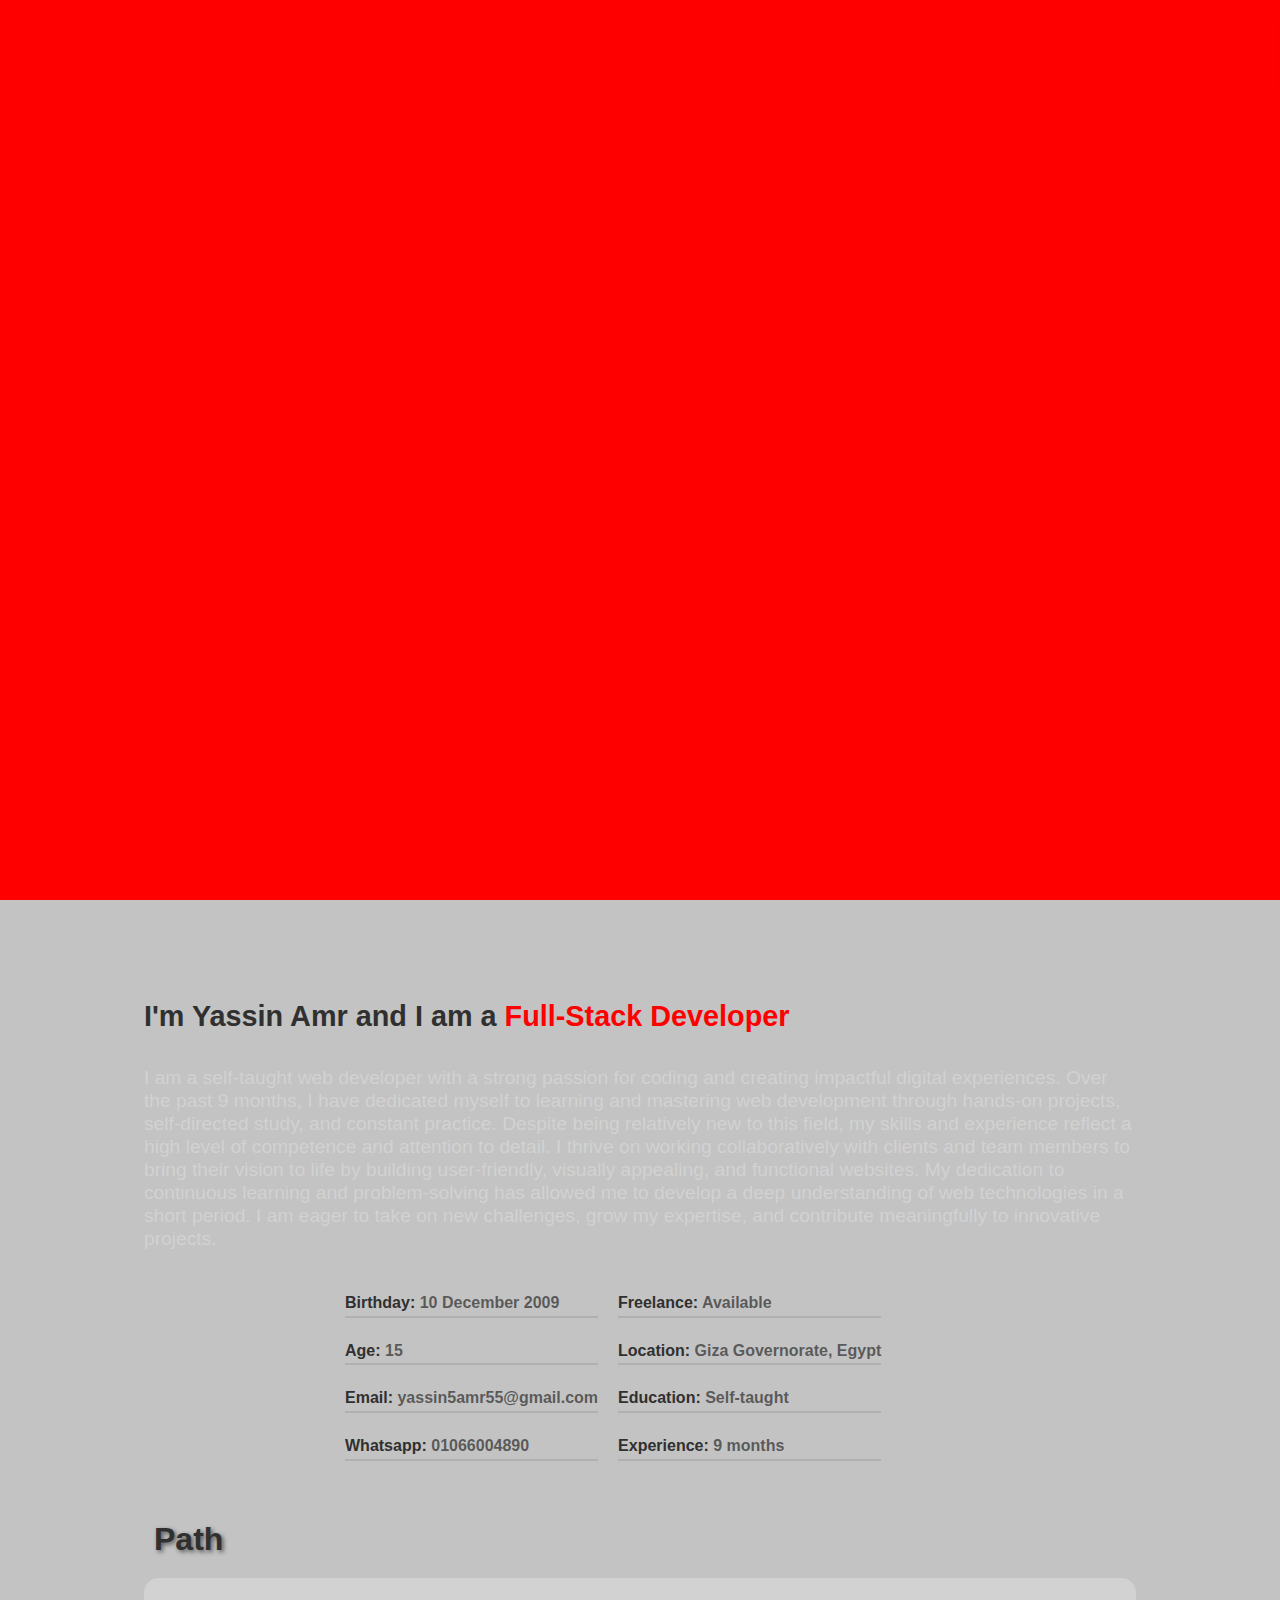
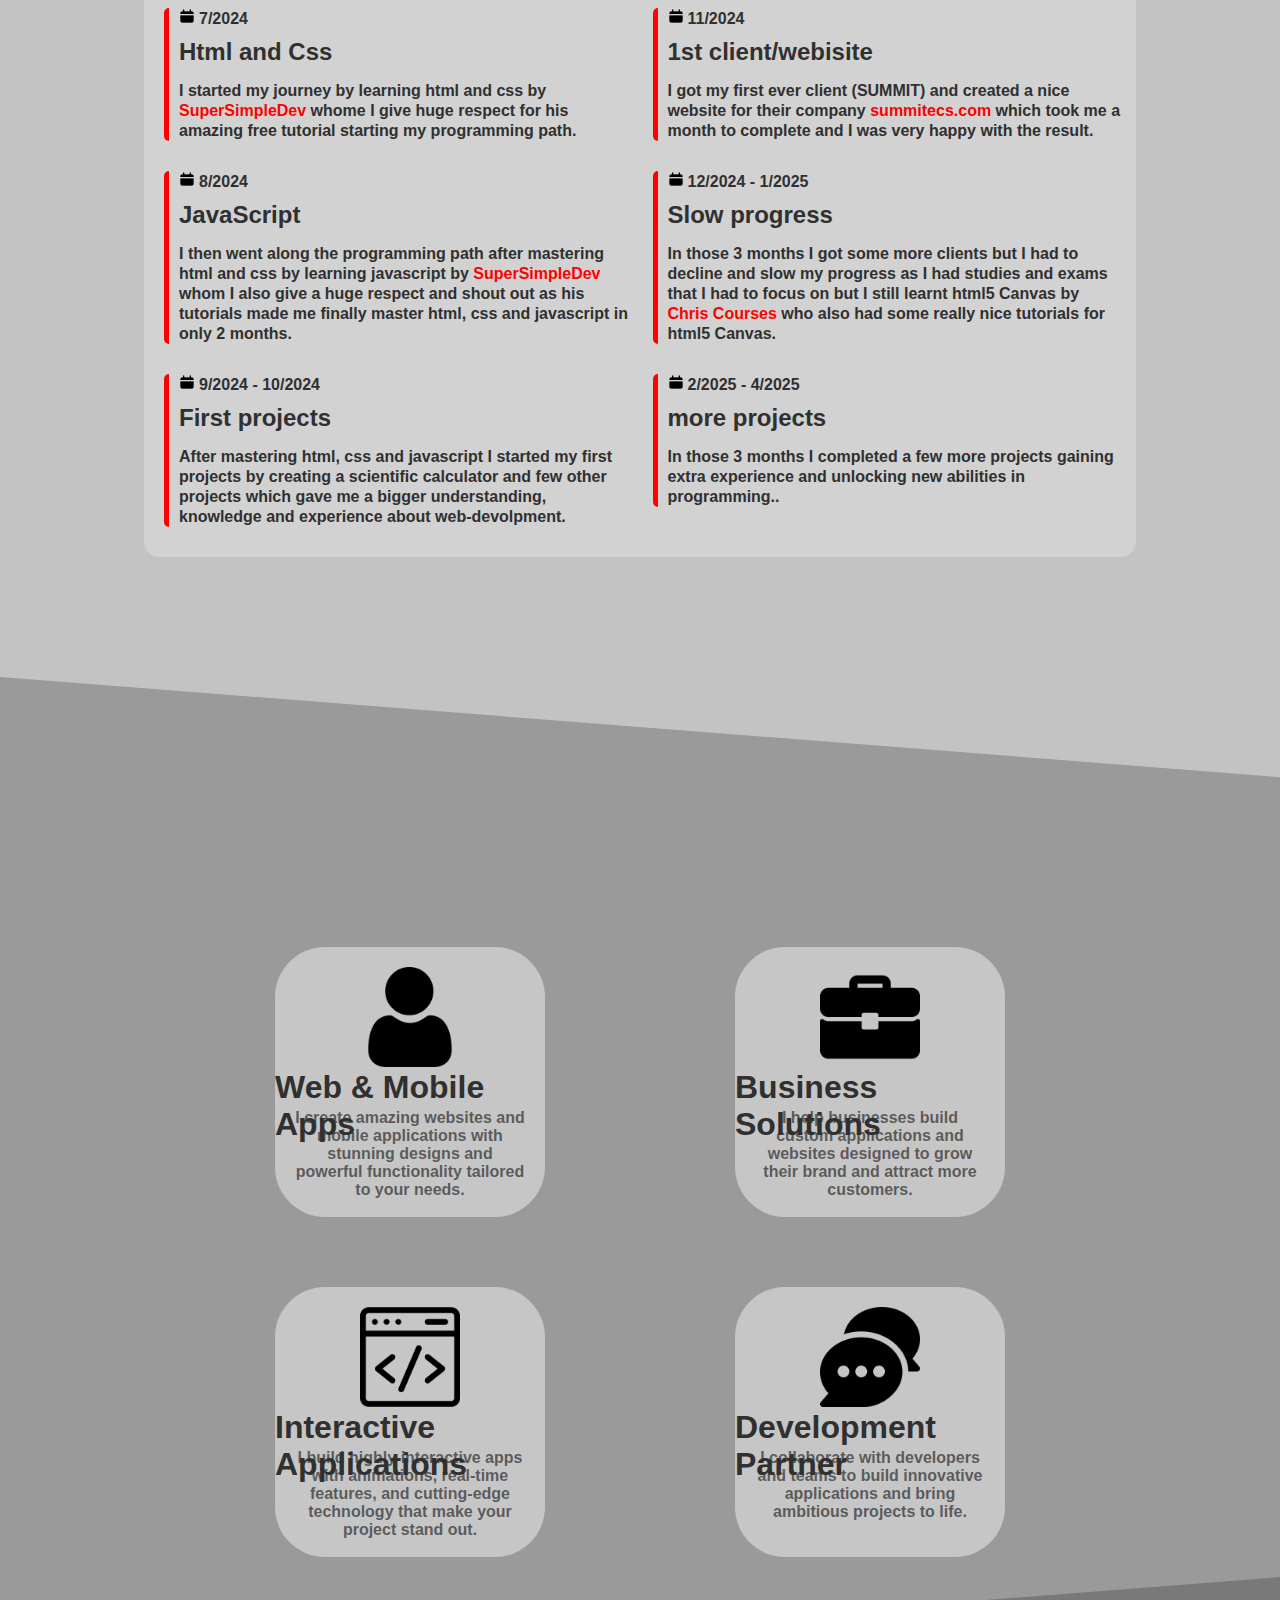
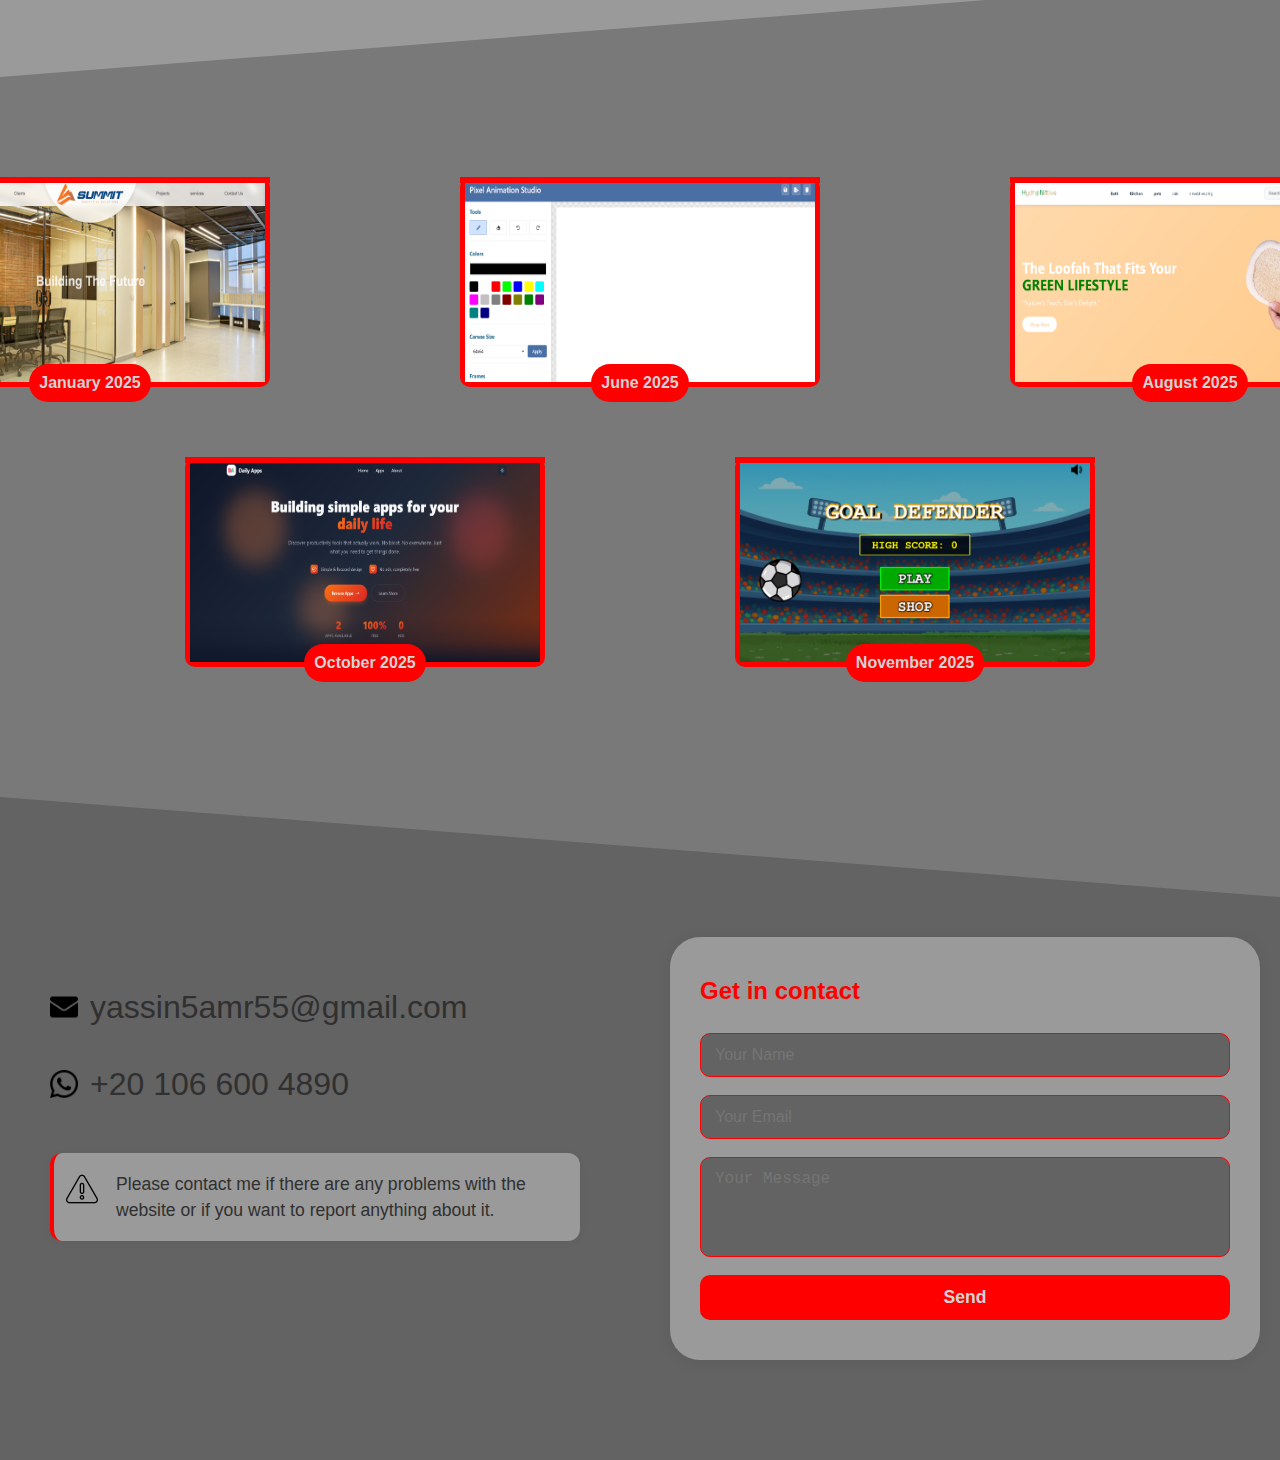
<file: index.html>
<!DOCTYPE html>
<html>
  <head>
    <meta property="og:title" content="Yassin" />
    <meta property="og:description" content="Yassin Amr - Full-stack developer creating amazing websites and applications for all your digital needs." />
    <meta property="og:url" content="https://yassinamr.com" />
    <meta property="og:type" content="website" />
    <meta property="og:image" content="https://yassinamr.com/images/yassin.png" />
    <link rel="preconnect" href="https://fonts.googleapis.com" />
    <link rel="preconnect" href="https://fonts.gstatic.com" crossorigin />
    <link
      href="https://fonts.googleapis.com/css2?family=Roboto:ital,wght@0,100;0,300;0,400;0,500;0,700;0,900;1,100;1,300;1,400;1,500;1,700;1,900&family=Yuji+Mai&display=swap"
      rel="stylesheet"
    />
    <link rel="icon" type="image/png" sizes="32x32" href="images/icon.png" />
    <link rel="icon" type="image/png" sizes="16x16" href="images/icon.png" />
    <link rel="apple-touch-icon" sizes="180x180" href="images/icon.png" />
    <link rel="shortcut icon" href="images/icon.png" />
    <title>Yassin Amr - Full-Stack Developer | Web & Mobile Apps | Egypt</title>
    <link rel="stylesheet" href="styles/index.css" />
    <link rel="stylesheet" href="styles/aboutcontent.css" />
    <link rel="stylesheet" href="styles/homecontent.css" />
    <link rel="stylesheet" href="styles/projectscontent.css" />
    <link rel="stylesheet" href="styles/services.css" />
    <link rel="stylesheet" href="styles/contactcontent.css" />
  </head>
  <body>
    <div class="loading-screen">
      <p>
        Welcome with <span class="highlite-one">Yassin Amr</span>
        <span class="dots">...</span>
      </p>
    </div>

    <div class="behind-screen"></div>
    <!-- Custom Cursor -->
    <div class="cursor"></div>

    <header>
      <div class="signature-container">
        <img src="icons/signature.png" class="signimg" alt="Yassin Amr signature logo" />
        <div class="Lthree">
          <span class="lineone"></span>
          <span class="linetwo"></span>
        </div>

        <div class="Lfour">
          <span class="lineone"></span>
          <span class="linetwo"></span>
        </div>
      </div>

      <button onclick="document.querySelector('.home-content').scrollIntoView({ behavior: 'smooth' });">
        <svg class="icon" xmlns="http://www.w3.org/2000/svg" viewBox="0 0 24 24" fill="none" stroke-width="2" stroke-linecap="round" stroke-linejoin="round">
          <path d="M3 9l9-7 9 7v11a2 2 0 0 1-2 2H5a2 2 0 0 1-2-2z"></path>
          <polyline points="9 22 9 12 15 12 15 22"></polyline>
        </svg> Home</button>
      <button onclick="document.querySelector('.about-content').scrollIntoView({ behavior: 'smooth' });">
        <svg class="icon" xmlns="http://www.w3.org/2000/svg" viewBox="0 0 24 24" fill="none" stroke-width="2" stroke-linecap="round" stroke-linejoin="round">
          <path d="M20 21v-2a4 4 0 0 0-4-4H8a4 4 0 0 0-4 4v2"></path>
          <circle cx="12" cy="7" r="4"></circle>
        </svg> About
      </button>
      <button onclick="document.querySelector('.services-content').scrollIntoView({ behavior: 'smooth' });">
        <svg class="icon" xmlns="http://www.w3.org/2000/svg" viewBox="0 0 24 24" fill="none" stroke-width="2" stroke-linecap="round" stroke-linejoin="round">
          <rect x="2" y="7" width="20" height="14" rx="2" ry="2"></rect>
          <path d="M16 21V5a2 2 0 0 0-2-2h-4a2 2 0 0 0-2 2v16"></path>
        </svg> Services
      </button>
      <button onclick="document.querySelector('.projects-content').scrollIntoView({ behavior: 'smooth' });">
        <svg class="icon" xmlns="http://www.w3.org/2000/svg" viewBox="0 0 24 24" fill="none" stroke-width="2" stroke-linecap="round" stroke-linejoin="round">
          <line x1="8" y1="6" x2="21" y2="6"></line>
          <line x1="8" y1="12" x2="21" y2="12"></line>
          <line x1="8" y1="18" x2="21" y2="18"></line>
          <line x1="3" y1="6" x2="3.01" y2="6"></line>
          <line x1="3" y1="12" x2="3.01" y2="12"></line>
          <line x1="3" y1="18" x2="3.01" y2="18"></line>
        </svg> Projects
      </button>
      <button onclick="document.querySelector('.contact-content').scrollIntoView({ behavior: 'smooth' });">
        <svg class="icon" xmlns="http://www.w3.org/2000/svg" viewBox="0 0 24 24" fill="none" stroke-width="2" stroke-linecap="round" stroke-linejoin="round">
          <path d="M21 15a2 2 0 0 1-2 2H7l-4 4V5a2 2 0 0 1 2-2h14a2 2 0 0 1 2 2z"></path>
        </svg> Contact
      </button>
    </header>

    <button class="upperbutton settings" style="z-index: 100">
      <img
        src="icons/setting.png"
        class="icon"
        style="animation: rotate 2s linear infinite"
      />
    </button>
    <button class="upperbutton lightmode" style="z-index: 100">
      <img src="icons/sun.png" class="icon" />
    </button>
    <div class="settings-panel">
      <p>Theme Color</p>
      <div class="button-container">
        <button
          style="background-color: red"
          onclick="themeColor('red')"
        ></button>
        <button
          style="background-color: orange"
          onclick="themeColor('orange')"
        ></button>
        <button
          style="background-color: lightblue"
          onclick="themeColor('lightblue')"
        ></button>
        <button
          style="background-color: lightgreen"
          onclick="themeColor('lightgreen')"
        ></button>
        <button
          style="background-color: purple"
          onclick="themeColor('purple')"
        ></button>
      </div>
    </div>

    <section class="home-content">
      <div class="text-content">
        <p>Hello, my name is <span class="highlite-one">Yassin Amr</span></p>
        <p>
          I'm a <span class="highlite-two">Full-Stack Developer</span
          ><strong>I</strong>
        </p>
        <p class="disc discone">
          <!-- discone text -->
        </p>
      </div>

      <div class="image-container">
        <img src="images/yassin.png" class="profileimg" alt="Yassin Amr - Full-Stack Developer profile picture" />
        <div class="Lone">
          <span class="lineone"></span>
          <span class="linetwo"></span>
        </div>
        <div class="Ltwo">
          <span class="lineone"></span>
          <span class="linetwo"></span>
        </div>
      </div>
    </section>

    <section class="about-content" id="about-content">
      <div class="about-title">
        <p class="about scrolls" style="transition: all 0.5s">About Me</p>
        <div class="double-underline scrolls" style="transition: all 0.5s">
          <span class="underline"></span>
          <span class="underlinetwo"></span>
        </div>
      </div>
      <div class="about-text-content">
        <p>
          I'm Yassin Amr and I am a
          <span class="highlite-two">Full-Stack Developer</span>
        </p>
        <br />
        <p class="disc disctwo" style="font-size: 1.2rem">
          <!-- disctwo text -->
        </p>
      </div>
      <div class="more-info">
        <div class="info-column">
          <p><strong>Birthday:</strong> 10 December 2009</p>
          <p><strong>Age:</strong> <span id="dynamic-age">15</span></p>
          <p>
            <strong>Email:</strong>
            <a href="mailto:yassin5amr55@gmail.com">yassin5amr55@gmail.com</a>
          </p>
          <p>
            <strong>Whatsapp:</strong> <a href="https://wa.me/201066004890">01066004890</a>
          </p>
        </div>
        <div class="info-column">
          <p><strong>Freelance:</strong> Available</p>
          <p>
            <strong>Location:</strong>
            <a href="https://maps.app.goo.gl/zmjqNV1cFJiTuof18"
              >Giza Governorate, Egypt</a
            >
          </p>
          <p><strong>Education:</strong> Self-taught</p>
          <p class="experienceinfo"> <!-- experienceinfo here --> </p>
        </div>
      </div>

      <div class="path">
        <h1>Path</h1>
        <div class="path-container">

          <div class="path-left">
            
          </div>

          <div class="path-right">
            
          </div>

        </div>
      </div>
    </section>

    <section class="services-content">
      <div class="services-title">
        <p class="services scrolls" style="transition: all 0.5s">services</p>
        <div class="double-underlines scrolls" style="transition: all 0.5s">
          <span class="underlines"></span>
          <span class="underlinetwos"></span>
        </div>
      </div>

      <div class="services-services">
        <div class="upper-services service-column">
          <div class="service-item">
            <img class="icon" src="icons/user.png" alt="Web and mobile apps icon">
            <h1>Web & Mobile Apps</h1>
            <p>I create amazing websites and mobile applications with stunning designs and powerful functionality tailored to your needs.</p>
          </div>
          <div class="service-item">
            <img class="icon" src="icons/briefcase.png" alt="Business solutions icon">
            <h1>Business Solutions</h1>
            <p>I help businesses build custom applications and websites designed to grow their brand and attract more customers.</p>
          </div>
        </div>
        <div class="lower-services service-column">
          <div class="service-item">
            <img class="icon" src="icons/code.png" alt="Interactive applications icon">
            <h1>Interactive Applications</h1>
            <p>I build highly interactive apps with animations, real-time features, and cutting-edge technology that make your project stand out.</p>
          </div>
          <div class="service-item">
            <img class="icon" src="icons/chat.png" alt="Development partner icon">
            <h1>Development Partner</h1>
            <p>I collaborate with developers and teams to build innovative applications and bring ambitious projects to life.</p>
          </div>
        </div>
      </div>
    </section>

    <section class="projects-content">
      <div class="projects-title">
        <p class="projects scrolls" style="transition: all 0.5s">Projects</p>
        <div class="double-underline scrolls" style="transition: all 0.5s">
          <span class="underline"></span>
          <span class="underlinetwo"></span>
        </div>
      </div>
      
      <div class="projects-projects">
        <div class="upper-services projects-column">
          <div class="projects-item">
            <div class="project-window">
              <p class="web-name">Summit Tecs</p>
              <p class="web-disc">A website for a contracting company</p>
              <a href="https://summittecs.com/" target="_blank"><button class="web-button">Open website</button></a>
            </div>
            <img src="projects/summit.png" alt="Summit Tecs contracting company website screenshot">
            <p class="project-date">January 2025</p>
          </div>

          <div class="projects-item">
            <div class="project-window">
              <p class="web-name">Pixel animation studio</p>
              <p class="web-disc">A simple 2d pixel animations studio.</p>
              <button class="web-button studio-button">Open studio</button>
            </div>
            <img src="projects/pixel.png" alt="Pixel animation studio interface screenshot">
            <p class="project-date">June 2025</p>
          </div>

          <div class="projects-item">
            <div class="project-window">
              <p class="web-name">HydroNative</p>
              <p class="web-disc">Online US store for selling Loofahs.</p>
              <a href="https://hydronative.com/" target="_blank"><button class="web-button">Open website</button></a>
            </div>
            <img src="projects/hydronative.png" alt="HydroNative e-commerce store for loofahs screenshot">
            <p class="project-date">August 2025</p>
          </div>
        </div>
        <div class="lower-services projects-column">
            <div class="projects-item">
              <div class="project-window">
                <p class="web-name">Daily apps</p>
                <p class="web-disc">An android app company create life simplifing apps.</p>
                <a href="https://daily-apps-official.netlify.app/" target="_blank"><button class="web-button">Open website</button></a>
              </div>
              <img src="projects/daily apps.png" alt="Todo Master android todo application screenshot">
              <p class="project-date">October 2025</p>
            </div>

            <div class="projects-item">
              <div class="project-window">
                <p class="web-name">Goal Defender</p>
                <p class="web-disc">Fast-paced arcade game with skill-based ball deflection mechanics.</p>
                <a href="https://goal-defender.netlify.app/" target="_blank"><button class="web-button">Play Game</button></a>
              </div>
              <img src="projects/goal-defender.png" alt="Goal Defender arcade game screenshot">
              <p class="project-date">November 2025</p>
            </div>
        </div>
      </div>
    </section>

    <section class="contact-content">
      <div class="contact-title">
        <p class="contact scrolls" style="transition: all 0.5s">Contact</p>
        <div class="double-underline scrolls" style="transition: all 0.5s">
          <span class="underline"></span>
          <span class="underlinetwo"></span>
        </div>
      </div>
      <div class="contact-main">
        <div class="contact-info">
          <div class="info-row">
            <img src="icons/email.png" alt="Email" class="contact-icon icon" />
            <a href="mailto:yassin5amr55@gmail.com">yassin5amr55@gmail.com</a>
          </div>
          <div class="info-row">
            <img src="icons/whatsapp.png" alt="WhatsApp" class="contact-icon icon" />
            <a href="https://wa.me/201066004890" target="_blank">+20 106 600 4890</a>
          </div>
          <div class="info-row info-row-report">
            <div class="report-icon-wrap">
              <img src="icons/caution.png" alt="Report" class="contact-icon report-icon icon" />
            </div>
            <span class="report-text">
              Please contact me if there are any problems with the website or if you want to report anything about it.
            </span>
          </div>
        </div>
        <form class="contact-form" action="https://formspree.io/f/movwakzv" method="POST">
          <h2>Get in contact</h2>
          <input type="text" name="name" placeholder="Your Name" required />
          <input type="email" name="email" placeholder="Your Email" required />
          <textarea name="message" placeholder="Your Message" required></textarea>
          <button type="submit" class="send-btn">Send</button>
        </form>
      </div>
    </section>

    <script src="data/paths.js"></script>
    <script src="scripts/sectionPositioning.js"></script>
    <script src="scripts/loadingScreen.js"></script>
    <script src="scripts/scrollEffects.js"></script>
    <script src="scripts/otherEffects.js"></script>
    <script src="scripts/theme.js"></script>
    <script src="scripts/main.js"></script>
    <script src="scripts/generator.js"></script>
  </body>
</html>
</file>
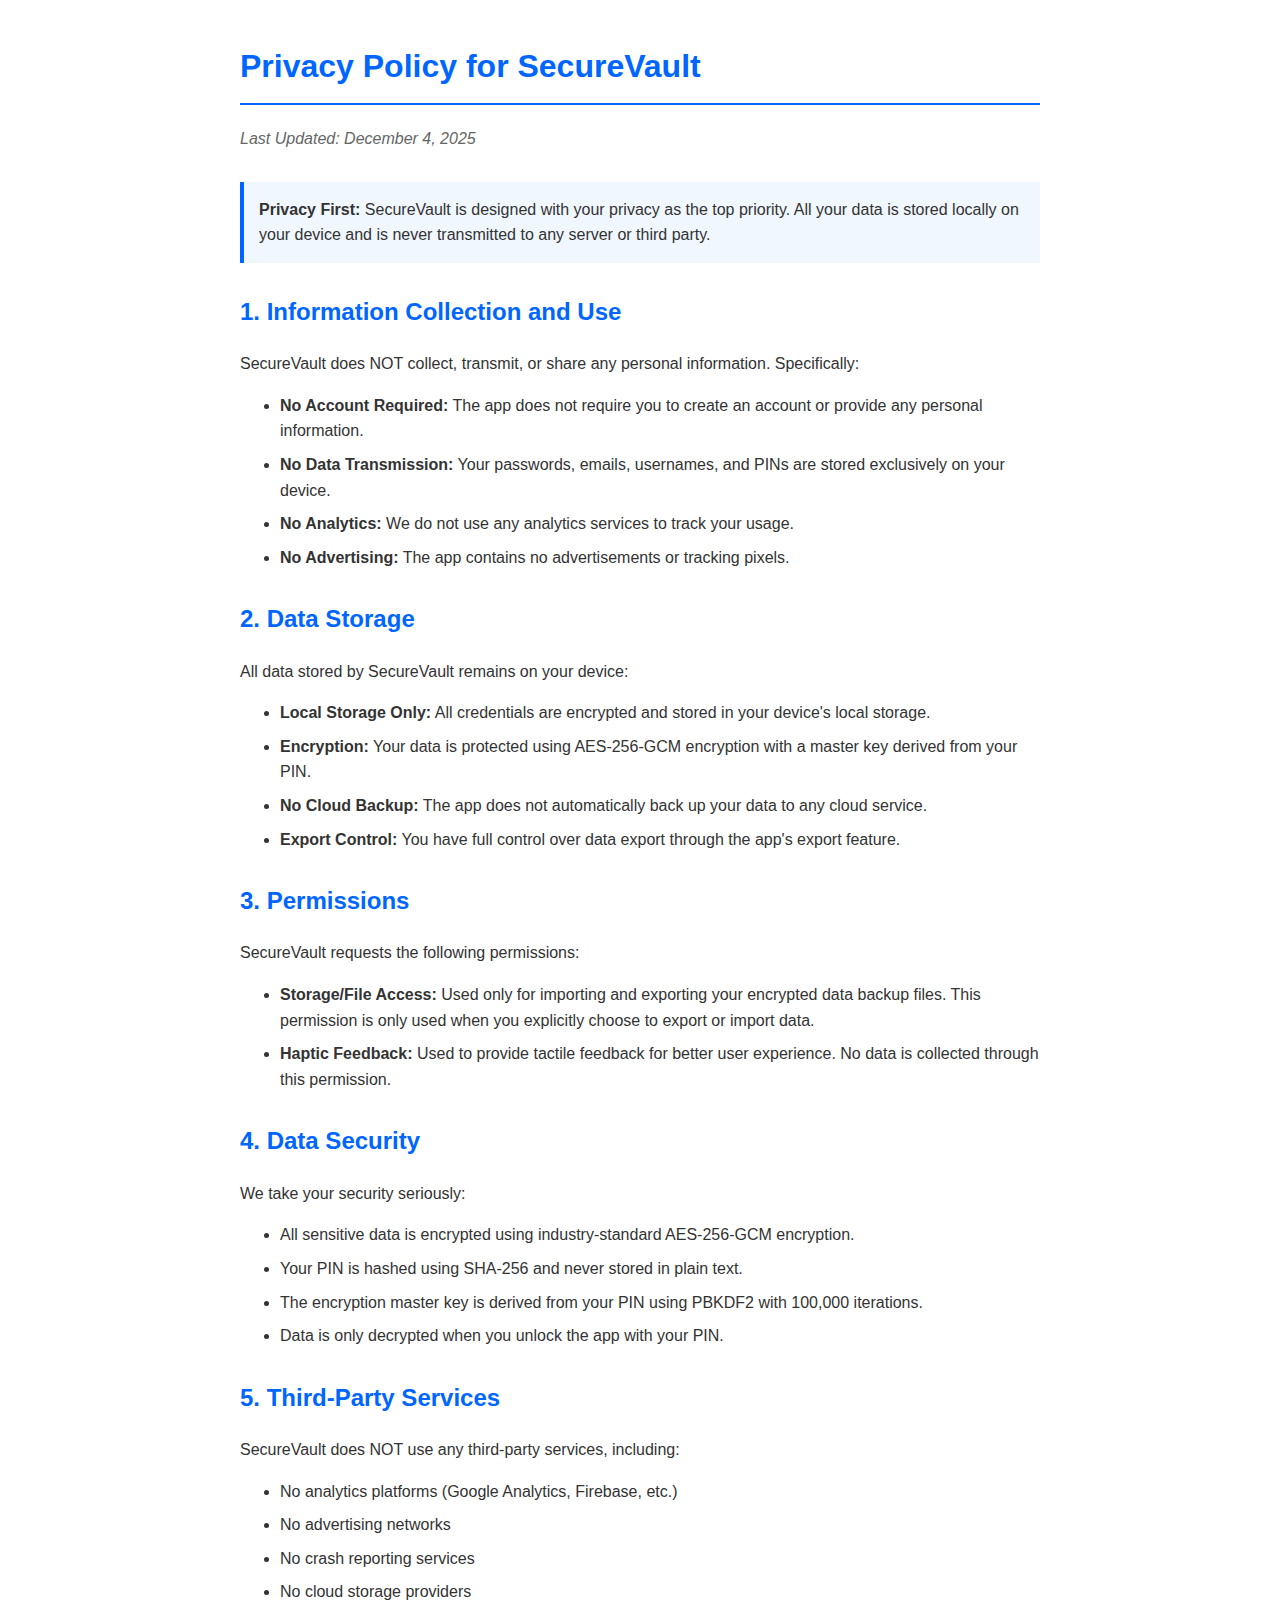
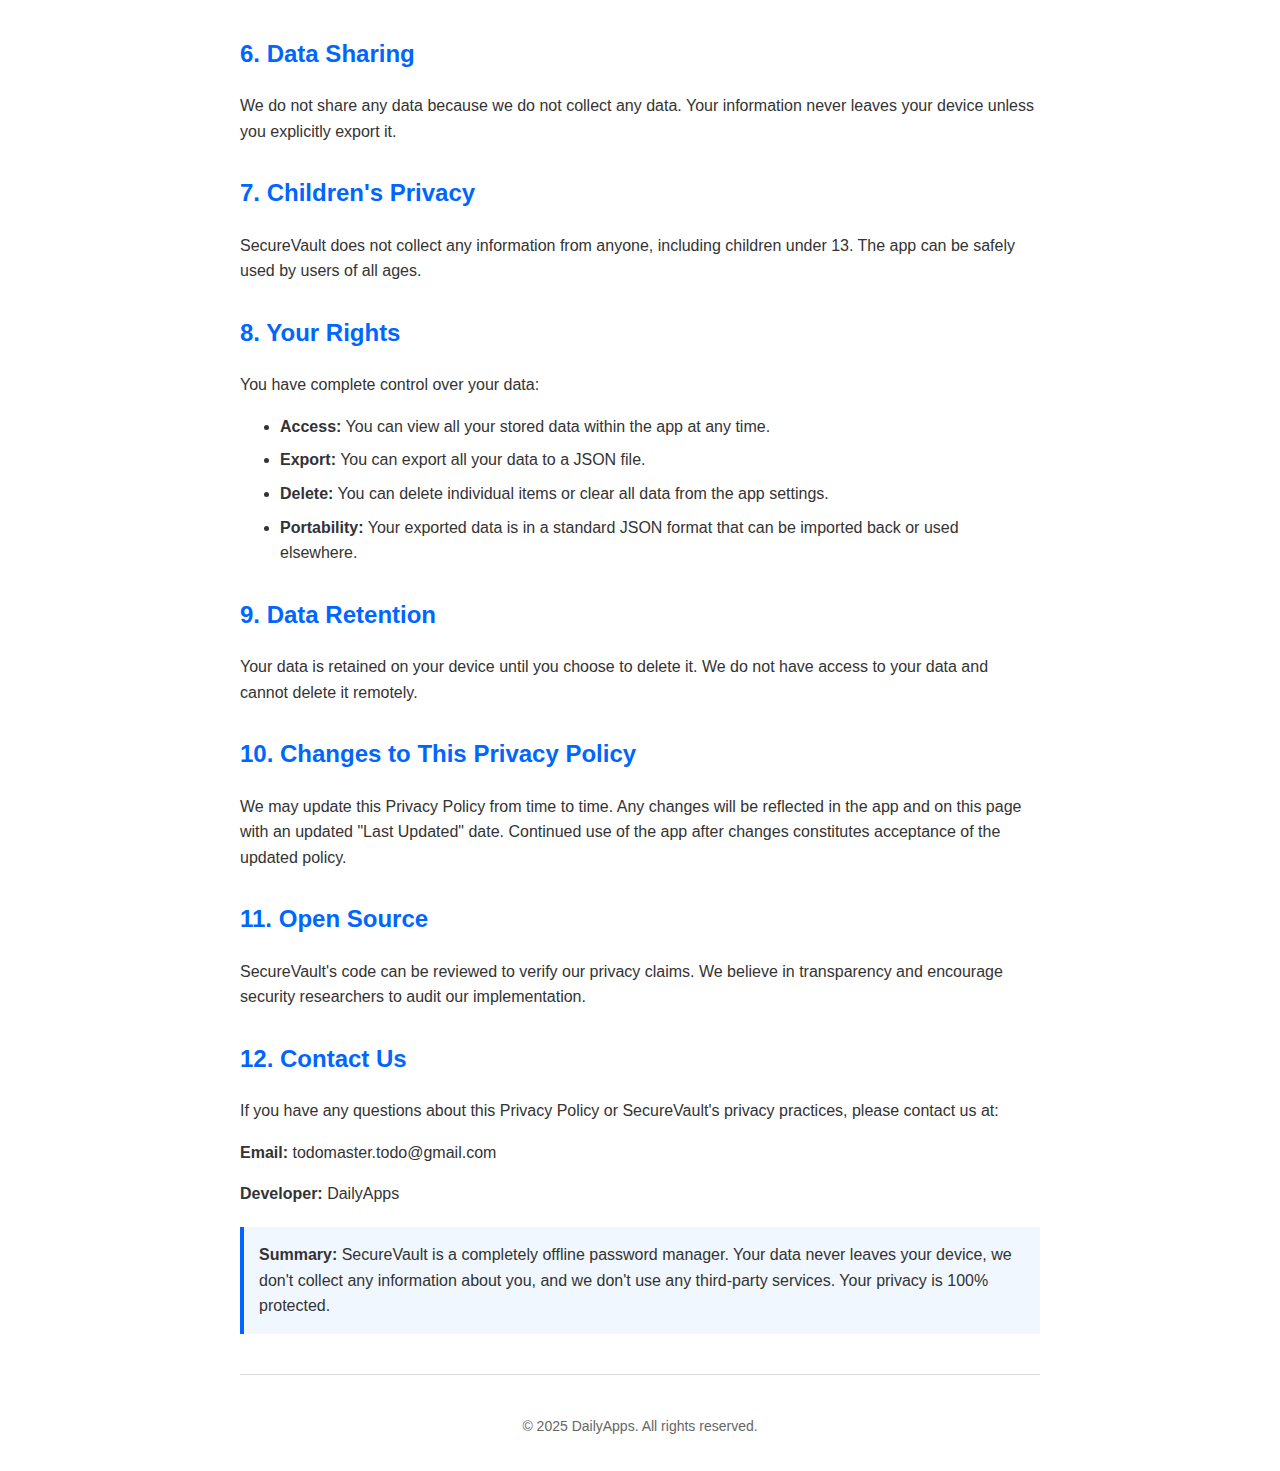
<file: secure-vault/PRIVACY-POLICY.html>
<!DOCTYPE html>
<html lang="en">
<head>
    <meta charset="UTF-8">
    <meta name="viewport" content="width=device-width, initial-scale=1.0">
    <title>Privacy Policy - SecureVault</title>
    <style>
        body {
            font-family: -apple-system, BlinkMacSystemFont, 'Segoe UI', Roboto, Oxygen, Ubuntu, Cantarell, sans-serif;
            line-height: 1.6;
            max-width: 800px;
            margin: 0 auto;
            padding: 20px;
            color: #333;
        }
        h1 {
            color: #0066ff;
            border-bottom: 2px solid #0066ff;
            padding-bottom: 10px;
        }
        h2 {
            color: #0066ff;
            margin-top: 30px;
        }
        .last-updated {
            color: #666;
            font-style: italic;
            margin-bottom: 30px;
        }
        .highlight {
            background-color: #f0f7ff;
            padding: 15px;
            border-left: 4px solid #0066ff;
            margin: 20px 0;
        }
        ul {
            margin: 10px 0;
        }
        li {
            margin: 8px 0;
        }
    </style>
</head>
<body>
    <h1>Privacy Policy for SecureVault</h1>
    <p class="last-updated">Last Updated: December 4, 2025</p>

    <div class="highlight">
        <strong>Privacy First:</strong> SecureVault is designed with your privacy as the top priority. All your data is stored locally on your device and is never transmitted to any server or third party.
    </div>

    <h2>1. Information Collection and Use</h2>
    <p>SecureVault does NOT collect, transmit, or share any personal information. Specifically:</p>
    <ul>
        <li><strong>No Account Required:</strong> The app does not require you to create an account or provide any personal information.</li>
        <li><strong>No Data Transmission:</strong> Your passwords, emails, usernames, and PINs are stored exclusively on your device.</li>
        <li><strong>No Analytics:</strong> We do not use any analytics services to track your usage.</li>
        <li><strong>No Advertising:</strong> The app contains no advertisements or tracking pixels.</li>
    </ul>

    <h2>2. Data Storage</h2>
    <p>All data stored by SecureVault remains on your device:</p>
    <ul>
        <li><strong>Local Storage Only:</strong> All credentials are encrypted and stored in your device's local storage.</li>
        <li><strong>Encryption:</strong> Your data is protected using AES-256-GCM encryption with a master key derived from your PIN.</li>
        <li><strong>No Cloud Backup:</strong> The app does not automatically back up your data to any cloud service.</li>
        <li><strong>Export Control:</strong> You have full control over data export through the app's export feature.</li>
    </ul>

    <h2>3. Permissions</h2>
    <p>SecureVault requests the following permissions:</p>
    <ul>
        <li><strong>Storage/File Access:</strong> Used only for importing and exporting your encrypted data backup files. This permission is only used when you explicitly choose to export or import data.</li>
        <li><strong>Haptic Feedback:</strong> Used to provide tactile feedback for better user experience. No data is collected through this permission.</li>
    </ul>

    <h2>4. Data Security</h2>
    <p>We take your security seriously:</p>
    <ul>
        <li>All sensitive data is encrypted using industry-standard AES-256-GCM encryption.</li>
        <li>Your PIN is hashed using SHA-256 and never stored in plain text.</li>
        <li>The encryption master key is derived from your PIN using PBKDF2 with 100,000 iterations.</li>
        <li>Data is only decrypted when you unlock the app with your PIN.</li>
    </ul>

    <h2>5. Third-Party Services</h2>
    <p>SecureVault does NOT use any third-party services, including:</p>
    <ul>
        <li>No analytics platforms (Google Analytics, Firebase, etc.)</li>
        <li>No advertising networks</li>
        <li>No crash reporting services</li>
        <li>No cloud storage providers</li>
    </ul>

    <h2>6. Data Sharing</h2>
    <p>We do not share any data because we do not collect any data. Your information never leaves your device unless you explicitly export it.</p>

    <h2>7. Children's Privacy</h2>
    <p>SecureVault does not collect any information from anyone, including children under 13. The app can be safely used by users of all ages.</p>

    <h2>8. Your Rights</h2>
    <p>You have complete control over your data:</p>
    <ul>
        <li><strong>Access:</strong> You can view all your stored data within the app at any time.</li>
        <li><strong>Export:</strong> You can export all your data to a JSON file.</li>
        <li><strong>Delete:</strong> You can delete individual items or clear all data from the app settings.</li>
        <li><strong>Portability:</strong> Your exported data is in a standard JSON format that can be imported back or used elsewhere.</li>
    </ul>

    <h2>9. Data Retention</h2>
    <p>Your data is retained on your device until you choose to delete it. We do not have access to your data and cannot delete it remotely.</p>

    <h2>10. Changes to This Privacy Policy</h2>
    <p>We may update this Privacy Policy from time to time. Any changes will be reflected in the app and on this page with an updated "Last Updated" date. Continued use of the app after changes constitutes acceptance of the updated policy.</p>

    <h2>11. Open Source</h2>
    <p>SecureVault's code can be reviewed to verify our privacy claims. We believe in transparency and encourage security researchers to audit our implementation.</p>

    <h2>12. Contact Us</h2>
    <p>If you have any questions about this Privacy Policy or SecureVault's privacy practices, please contact us at:</p>
    <p><strong>Email:</strong> todomaster.todo@gmail.com</p>
    <p><strong>Developer:</strong> DailyApps</p>

    <div class="highlight">
        <strong>Summary:</strong> SecureVault is a completely offline password manager. Your data never leaves your device, we don't collect any information about you, and we don't use any third-party services. Your privacy is 100% protected.
    </div>

    <hr style="margin: 40px 0; border: none; border-top: 1px solid #ddd;">
    <p style="text-align: center; color: #666; font-size: 14px;">
        © 2025 DailyApps. All rights reserved.
    </p>
</body>
</html>
</file>
<file: styles/index.css>
html, body {
  height: 100%;
  
  overflow-x: hidden; 
}
body {
  background-color: var(--bg-color);
}
* {
  margin: 0;
  padding: 0;
  box-sizing: border-box;
}

p {
  font-family: Arial, Helvetica, sans-serif;
  color: var(--text-color);
  font-weight: 700;
}
a {
  text-decoration: none;
  -webkit-tap-highlight-color: none;
  color: var(--accent-color);
  font-size: inherit;
}

:root {
  --header-color: white;
  --bg-color: rgb(237, 240, 244);
  --bg-colortwo: rgb(195, 195, 195);
  --bg-colorthree: rgb(154, 154, 154);
  --bg-colorfour: rgb(121, 121, 121);
  --bg-colorfive: rgb(99, 99, 99);
  --text-color: rgb(48, 48, 48);
  --text-colortwo: rgb(211, 211, 211);
  --disc-color: rgba(48, 48, 48, 0.716);
  --disc-scroll-color: rgba(216, 216, 216, 0.716);
  --accent-color: #ff0000;
  --shadow-color: rgba(48, 48, 48, 0.716);
  transition: all 0.5s;
}
:root.active {
  --header-color: rgb(0, 0, 0);
  --bg-color: rgb(48, 48, 48);
  --bg-colortwo: rgb(74, 74, 74);
  --bg-colorthree: rgb(99, 99, 99);
  --bg-colorfour: rgb(154, 154, 154);
  --bg-colorfive: rgb(195, 195, 195);
  --text-color: rgb(211, 211, 211);
  --text-colortwo: rgb(48, 48, 48);
  --disc-color: rgba(211, 211, 211, 0.716);
  --disc-scroll-color: rgb(81, 81, 81);
  --accent-color: #ff0000;
  --shadow-color: rgba(211, 211, 211, 0.716);
  transition: all 0.5s;
}
/* Loading Screen */
.loading-screen {
  background-color: var(--bg-color);
  position: fixed;
  height: 100%;
  width: 100%;
  bottom: 0;
  left: 0;
  z-index: 900;
  display: flex;
  align-items: center;
  justify-content: center;
  flex-direction: column;
  transition: all 0.7s ease;
  font-family: 'Arial', sans-serif;
}

.loading-screen p {
  font-size: 3rem;
  color: var(--text-color);
  display: flex;
  align-items: center;
  justify-content: center;
}
.loading-screen .dots {
  display: inline-block;
  margin-left: 0.5rem;
  font-size: 3rem;
  color: rgb(211, 211, 211);
  animation: dots 1.5s infinite;
}

@keyframes dots {
  0%, 100% {
    opacity: 1;
  }
  50% {
    opacity: 0.4;
  }
}

.behind-screen {
  background-color: var(--accent-color);
  position: fixed;
  height: 100%;
  width: 100%;
  bottom: 0;
  left: 0;
  z-index: 499;
  transition: all 0.7s;
}
.loading-screen.done {
  bottom: 100%;
}
.behind-screen.done {
  bottom: 100%;
}
body.loading {
  overflow: hidden !important;
  height: 100vh;
}
/* Custom Scrollbar */
::-webkit-scrollbar {
  width: 7px;
}

::-webkit-scrollbar-thumb {
  background: var(--accent-color);
  border-radius: 5px;
  transition: all 0.5s;
}
/*header*/
header {
  position: fixed;
  background-color: var(--header-color);
  display: flex;
  flex-direction: column;
  justify-content: center;
  align-items: center;
  gap: 20px;
  left: 1%;
  top: 5%;
  bottom: 5%;
  border: solid 2px rgba(127, 127, 127, 0.271);
  height: 90%;
  width: 20%;
  z-index: 100;
  border-radius: 15px;
  -webkit-box-shadow: 0 0 10px #1f1f1f;
        box-shadow: 0 0 10px #1a1a1a;
  transition: all 0.5s;
}
header button {
  font-family: Arial, Helvetica, sans-serif;
  color: var(--text-color);
  font-weight: 700;
  font-size: 1rem;
  background: none;
  border: none;
  padding-bottom: 10px;
  width: 50%;
  max-width: 150px;
  border-bottom: solid 2px rgba(127, 127, 127, 0.271);
  cursor: pointer;
  transition: all 0.5s, opacity 0.1s;
}
header button:hover {
  color: var(--accent-color);
}

header img {
  width: 20px;
}
main {
  width: 100%;
  padding: 0;
  margin: 0;
}

/* Custom Cursor */
.cursor {
  width: 20px;
  height: 20px;
  border: 2px solid var(--accent-color);
  border-radius: 50%;
  position: fixed;
  transform: translate(-50%, -50%);
  pointer-events: none;
  transition: background-color 0.3s, transform 0.1s, border 0.5s;
  z-index: 9999;
}
.cursor.active {
  background-color: var(--accent-color);
  transform: translate(-50%, -50%) scale(0.5);
  transition: all 0.1s;
}

.profileimg {
  width: 300px;
  height: 300px;
  object-fit: contain;
  transition: transform 0.3s ease-in-out;
}
.signature-container {
  position: absolute;
  top: 20px;
  left: calc(50% - 50px); /* calc must be added when calculation in css debugged #1 */
  width: 100px;
  height: 50px;
  z-index: 300;
  justify-content: center;
  transition: all 0.5s;
}

.Lthree {
  position: absolute;
  bottom: -5px;
  left: -15px;
  height: 20px;
  width: 20px;
}
.Lthree .lineone {
  width: 20px; 
  height: 3px;
  position: absolute;
  background-color: var(--accent-color);
  bottom: 0;
  transition: all 0.5s;
}
.Lthree .linetwo {
  height: 20px; 
  width: 3px;
  position: absolute;
  background-color: var(--accent-color);
  left: 0;
  transition: all 0.5s;
}

.Lfour {
  position: absolute;
  height: 20px;
  width: 20px;
  top: -5px;
  transform: rotate(180deg);
  right: -15px;
}
.Lfour .lineone {
  width: 20px; 
  height: 3px;
  position: absolute;
  background-color: var(--accent-color);
  bottom: 0;
  transition: all 0.5s;
}
.Lfour .linetwo {
  height: 20px; 
  width: 3px;
  position: absolute;
  background-color: var(--accent-color);
  left: 0;
  transition: all 0.5s;
}

.signimg {
  position: absolute;
  width: 100px;
  object-fit: contain;
  transition: transform 0.3s ease-in-out;
}
.signimg.active {
  filter: invert(1) brightness(2);
}

.profileimg:hover {
  transform: scale(1.05); /* Slightly enlarges the image on hover for a dynamic effect */
}
.upperbutton {
  width: 40px;
  height: 40px;
  background: none;
  background-color: var(--header-color);
  border: none;
  border-radius: 100%;
  position: fixed;
  display: flex;
  align-items: center;
  justify-content: center;
  top: 10px;
  right: 10px;
  transition: all 0.5s;
  cursor: pointer;
}
.upperbutton img {
  width: 80%;
}
@keyframes rotate {
  0% {
    transform: rotate(0deg);
  }
  100% {
    transform: rotate(360deg);
  }
}

/* Sliding div styles */
.settings-panel {
  position: fixed;
  top: 0;
  right: -260px; /* Start offscreen */
  top: 10px;
  width: 250px;
  height: 90px;
  background-color: var(--bg-color);
  box-shadow: -5px 0 10px rgba(0, 0, 0, 0.2);
  transition: all 0.4s ease;
  border-radius: 10px;
  z-index: 1000;
  padding: 2px;
  overflow-y: auto;
}
.settings-panel p {
  margin-top: 10px;
  margin-left: 15px;
}
.settings-panel button {
  border: none;
  width: 35px;
  height: 35px;
  border-radius: 100%;
  cursor: pointer;
}
.button-container {
  margin-bottom: 10px;
  width: 100%;
  display: flex;
  align-self: center;
  justify-content: center;
  gap: 10px;
}

/* Active sliding div (on button click) */
.settings-panel.active {
  right: 10px; /* Slide into view */
}

/* Push buttons when div is active */
.upperbutton {
  transition: transform 0.4s ease;
}

.upperbutton.push {
  transform: translateX(-270px); /* Adjust based on sliding div width */
}
.upperbutton img {
  width: 80%;
  transition: all 0.5s;
}
.icon {
  filter: invert(0) brightness(0);
  transition: all 0.5s;
}
.icon.active {
  filter: invert(1) brightness(2);
}
.lightmode {
  top: 60px;
  transition: all 0.5s;
}
.settings {
  transition: all 0.5s;
}
@keyframes blink {
  from {
    opacity: 1;
  }
  to {
    opacity: 0;
  }
}

/*trans header*/
header.trans {
  top: 15px;
  height: 80px;
  border-bottom: solid 2px rgba(127, 127, 127, 0.271);
}
header button.trans {
  opacity: 0;
}
.signature-container.trans {
  top: 13px;
  left: 60px;
}
.lightmode.trans {
  top: 110px;
  right: 30px;
}
.settings.trans {
  top: 110px;
  right: 80px;
}
.settings-panel.trans {
  top: 110px;
}
/*transtwo*/
header button.transtwo {
  opacity: 1;
  width: 150px;
}
header.transtwo {
  height: 80px;
  width: 96%;
  right: 2%;
  left: 2%;
  border-bottom: solid 2px rgba(127, 127, 127, 0.271);
  flex-direction: row;
}
header.transthree {
  flex-direction: row;
}
/* Initial state: invisible and positioned to the left */
.scroll-content {
  opacity: 0;
  transform: translateX(50px);
  transition: all 0.5s;
}
.scrolls {
  opacity: 0;
  transform: translateX(50px);
  transition: all 0.5s;
}
.scrolls.active {
  opacity: 1;
  transform: translateX(0);
}

/* Active state: visible and in its final position */
.scroll-content.active {
  opacity: 1;
  transform: translateX(0); /* Return to original position */
}

/*phone*/
@media (max-width: 1000px) {
  .home-content {
    flex-direction: column !important;
    width: 100% !important;
    left: 0 !important;
    top: 150px !important;
    height: auto !important;
  }
  .about-content {
    height: auto;
  }
  .scrolls {
    opacity: 1;
    transform: translateX(0);
  }
  header button {
    opacity: 1;
    width: 100px;
  }
  header {
    height: 80px;
    width: 96%;
    right: 2%;
    left: 2%;
    top: 17px;
    border-bottom: solid 2px rgba(127, 127, 127, 0.271);
    flex-direction: row;
  }
  .profileimg {
    width: 400px;
    height: 400px;
  }
  .signature-container {
    top: 13px;
    left: 60px;
  }
  .settings-panel {
    top: 90px;
  }
  .lightmode {
    top: 110px;
    right: 30px;
  }
  .settings {
    top: 110px;
    right: 80px;
  }
  .cursor {
    opacity: 0;
  }
}
</file>
<file: styles/aboutcontent.css>
.about-content {
  background-color: var(--bg-colortwo);
  box-sizing: border-box;
  padding: 20px;
  z-index: 1;
  margin: 0;
  position: absolute;
  left: 0;
  right: 0;
  top: 80%;
  display: flex;
  width: 100%;
  height: auto;
  flex-direction: column;
  justify-content: center;
  padding-top: 200px;
  clip-path: polygon(0 100px, 100% 0, 100% 100%, 0 100%);
}
.about-title {
  position: absolute;
  top: 50px;
  right: 10px;
  width: 146px;
  height: 50px;
}
.about-title p {
  font-size: 2rem;
}
.underline,
.underlinetwo {
  height: 5px;
  background-color: var(--accent-color);
  display: block;
  margin-top: 1px;
}

.double-underline {
  display: inline-block;
  position: relative;
  height: 15px; /* Adjust to fit the height of both underlines */
}

.double-underline .underline {
  position: relative;
  left: 0;
  width: 100px;
  left: 46px;
  bottom: 5px; /* Adjust the gap between the lines */
}

.double-underline .underlinetwo {
  position: relative;
  width: 50px;
  left: 96px;
  bottom: 0;
}

.about-text-content {
  font-size: 1.8rem;
  max-width: 80%;
  margin-left: 10%;
}

.abou-text-content strong {
  font-size: 1.9rem;
  font-weight: 750;
  animation: blink 0.8s steps(2, start) infinite;
}
.more-info {
  display: flex;
  gap: 20px;
  padding: 20px 40px;
  width: 670px;
  margin: auto;
}

.info-column p {
  margin: 20px 0;
  font-size: 16px;
  line-height: 1.6;
  color: var(--disc-color);
  border-bottom: solid 2px rgba(127, 127, 127, 0.271);
}

.info-column strong {
  color: var(--text-color);
  font-weight: 600;
}

.info-column a {
  color: var(--disc-color);
}
.disctwo {
  line-height: 1.2;
  transition: opacity 0.3s ease-out;
  overflow: hidden;
  white-space: pre-wrap;
  color: lightgray;
}

.path {
  width: 80%;
  margin-left: calc(50% - 40%);
  margin-top: 20px;
  margin-bottom: 200px;
  transition: all 0.5s;
}

.path h1,
.path p, 
.path h2 {
  font-family: Arial, Helvetica, sans-serif;
  color: var(--text-color);
  transition: all 0.5s;
}

.path h1 {
  font-family: Arial, Helvetica, sans-serif;
  font-size: 2rem;
  color: var(--text-color);
  text-shadow: 2px 2px 4px var(--shadow-color);
  margin-left: 10px;
  transition: all 0.5s;
}

.path-container {
  background-color: var(--disc-scroll-color);
  display: flex;
  flex-direction: row;
  margin-top: 20px;
  min-height: 100px;
  max-height: 640px;
  overflow-y: auto;
  border-radius: 15px;
  transition: all 0.5s;
  padding-bottom: 30px;
  padding-right: 15px;
}

.path-left,
.path-right {
  width: 50%;
}

.path-item {
  margin-left: 20px;
  transition: all 0.5s;
  padding-left: 10px;
  border-left: solid var(--accent-color) 5px;
  border-radius: 5px;
}

.about-date {
  margin-top: 30px;
  margin-bottom: 10px;
}

.about-date p {
  display: inline;
  transition: all 0.5s;
}

.about-date img {
  width: 16px;
  height: 16px;
  transition: all 0.5s;
}

.path-content p {
  margin-top: 15px;
  line-height: 20px;
}
</file>
<file: styles/homecontent.css>
.home-content {
  display: flex;
  width: 80%;
  justify-content: center;
  align-items: center;
  position: absolute;
  height: 100%;
  left: 20%;
  top: 0;
  gap: 30px;
  background-color: var(--bg-color);
  transition: all 0.5s;
}

.text-content {
  font-size: 1.8rem;
}

.text-content strong {
  font-size: 1.9rem;
  font-weight: 750;
  animation: blink 0.8s steps(2, start) infinite;
}

.disc {
  font-weight: 300;
  color: var(--disc-color);
  transition: all 0.5s;
}

.image-container {
  position: relative;
}

.Lone {
  position: absolute;
  bottom: -10px;
  left: 10px;
  height: 50px;
  width: 50px;
}

.Ltwo {
  position: absolute;
  height: 50px;
  width: 50px;
  top: -10px;
  transform: rotate(180deg);
  right: 10px;
}

.lineone {
  width: 50px; 
  height: 5px;
  position: absolute;
  background-color: var(--accent-color);
  bottom: 0;
  transition: all 0.5s;
}

.linetwo {
  height: 50px; 
  width: 5px;
  position: absolute;
  background-color: var(--accent-color);
  left: 0;
  transition: all 0.5s;
}

.highlite-one {
  color: var(--accent-color);
  font-family: "Yuji Mai", serif;
  transition: all 0.5s;
}

.highlite-two {
  color: var(--accent-color);
  font-weight: 900;
  transition: all 0.5s;
}

/*trans*/
.home-content.trans {
  width: 100%;
  left: 0;
}
</file>
<file: styles/projectscontent.css>
.projects-content {
  background-color: var(--bg-colorfour);
  box-sizing: border-box;
  padding: 20px;
  z-index: 3;
  margin: 0;
  position: absolute;
  left: 0;
  right: 0;
  top: 400%;
  display: flex;
  width: 100%;
  height: auto;
  flex-direction: column;
  justify-content: center;
  padding-top: 200px;
  padding-bottom: 200px;
  clip-path: polygon(0 100px, 100% 0, 100% 100%, 0 100%);
  transition: all 0.5s;
}
.projects-title {
  position: absolute;
  opacity: 0;
  top: 50px;
  right: 0;
  width: 120px;
  height: 50px;
  transition: all 0.5s;
}
@media (max-width: 1000px) {
  .projects-title {
    right: 20px;
    opacity: 1;
  }
}
.projects-title.trans {
  opacity: 1;
  right: 20px;
}
.projects-title p {
  font-size: 2rem;
  color: var(--text-colortwo);
  transition: all 0.5s;
}
.underline,
.underlinetwo {
  height: 5px;
  background-color: var(--accent-color);
  display: block;
  margin-top: 1px;
  transition: all 0.5s;
}

.double-underline {
  display: inline-block;
  position: relative;
  height: 15px; /* Adjust to fit the height of both underlines */
  transition: all 0.5s;
}

.double-underline .underline {
  position: relative;
  left: 0;
  width: 100px;
  left: 30px;
  bottom: 5px; /* Adjust the gap between the lines */
  transition: all 0.5s;
}

.double-underline .underlinetwo {
  position: relative;
  width: 50px;
  left: 80px;
  bottom: 0;
}
.projects-projects {
  border-radius: 50px;
  display: flex;
  flex-direction: column;
  justify-content: center;
  align-items: center;
  gap: 70px;
  padding-bottom: 30px;
  padding-right: 50px;
  padding-left: 50px;
  position: relative;
  transition: all 0.5s;
}
.projects-column {
  display: flex;
  flex-direction: row;
  gap: 190px;
  transition: all 0.5s;
}
.projects-item {
  background-color: var(--accent-color);
  display: flex;
  padding: 5px;
  border-radius: 10px;
  flex-direction: column;
  justify-content: center;
  align-items: center;
  position: relative;
  transition: all 0.5s;
}

.project-date {
  color: var(--text-colortwo);
  font-family: Arial, Helvetica, sans-serif;
  font-size: 1rem;
  padding: 10px;
  position: absolute;
  bottom: -15px;
  background-color: var(--accent-color);
  border-radius: 20px;
  z-index: 450;
}

.projects-item.trans {
  width: 400px;
  transition: all 0.5s;
}

.projects-item .window.active {
  height: 100%;
  border-radius: 10px;
}

.projects-item img {
  position: relative;
  height: 200px;
  width: 350px;
  transition: all 0.5s;
}

.project-window {
  position: absolute;
  top: 0;
  background-color: var(--accent-color);
  width: 100%;
  height: 6px;
  z-index: 400;
  justify-content: center;
  transition: all 0.5s;
}

.project-window.active {
  height: 100%;
  border-radius: 10px;
}

.project-window .web-name,
.project-window .web-disc,
.project-window .web-button {
  opacity: 0;
  transform: translate(-50%, -40px);
  color: var(--text-colortwo);
  pointer-events: none;
  position: absolute;
  left: 50%;
  transition:
    opacity 0.5s cubic-bezier(.4,0,.2,1),
    transform 0.5s cubic-bezier(.4,0,.2,1);
}

.project-window .web-name {
  top: 30%;
  z-index: 2;
}
.project-window .web-disc {
  top: 45%;
  z-index: 2;
  text-align: center;
}
.project-window .web-button {
  top: 65%;
  z-index: 2;
  background-color: var(--accent-color);
  padding: 3px 8px;
  border-radius: 15px;
}

/* When .window is active, these effects will happen */
.project-window.active .web-name {
  opacity: 1;
  transform: translate(-50%, 0);
  transition-delay: 0.1s;
  pointer-events: auto;
}
.project-window.active .web-disc {
  opacity: 1;
  transform: translate(-50%, 0);
  transition-delay: 0.25s;
  pointer-events: auto;
}
.project-window.active .web-button {
  opacity: 1;
  transform: translate(-50%, 0);
  transition-delay: 0.4s;
  pointer-events: auto;
}
</file>
<file: styles/services.css>
.services-content {
  background-color: var(--bg-colorthree);
  box-sizing: border-box;
  padding: 20px;
  z-index: 1;
  margin: 0;
  position: absolute;
  left: 0;
  right: 0;
  top: 270%;
  display: flex;
  width: 100%;
  height: 1000px;
  flex-direction: column;
  justify-content: center;
  padding-top: 200px;
  clip-path: polygon(0 0, 100% 100px, 100% 100%, 0 100%);
}
.services-title {
  position: absolute;
  top: 50px;
  opacity: 0;
  left: 0;
  width: 146px;
  height: 55px;
  transition: all 0.5s;
}
.services-title.trans {
  opacity: 1;
  left: 10px;
}
.services-title p {
  font-size: 2rem;
}
.underlines,
.underlinetwos {
  height: 5px;
  background-color: var(--accent-color);
  display: block;
  margin-top: 1px;
}

.double-underlines {
  display: inline-block;
  position: relative;
  height: 15px; /* Adjust to fit the height of both underlines */
}

.double-underlines .underlines {
  position: relative;
  left: 0;
  width: 100px;
  right: 46px;
  bottom: 5px; /* Adjust the gap between the lines */
}

.double-underlines .underlinetwos {
  position: relative;
  width: 50px;
  right: 96px;
  left: 0;
  bottom: 0;
}
.services-services {
  border-radius: 50px;
  display: flex;
  flex-direction: column;
  justify-content: center;
  align-items: center;
  gap: 70px;
  padding-bottom: 30px;
  padding-right: 50px;
  padding-left: 50px;
  position: relative;
}
.service-column {
  display: flex;
  flex-direction: row;
  gap: 190px;
}
.service-item {
  background-color: var(--disc-scroll-color);
  border-radius: 50px;
  font-family: Arial, Helvetica, sans-serif;
  display: flex;
  justify-content: center;
  align-items: center;
  flex-direction: column;
  color: var(--text-color);
  height: 270px;
  width: 270px;
  padding-bottom: 50px;
  padding-top: 50px;
  position: relative;
}
.service-item img {
  width: 100px;
  margin-bottom: 20px;
  position: absolute;
  top: 20px;
}
.service-item h1 {
  position: absolute;
  top: 45%;
}
.service-item p {
  color: var(--disc-color);
  width: 85%;
  text-align: center;
  position: absolute;
  top: 60%;
}
</file>
<file: styles/contactcontent.css>
.contact-content {
  background-color: var(--bg-colorfive);
  box-sizing: border-box;
  padding: 20px;
  z-index: 10;
  margin: 0;
  position: absolute;
  left: 0;
  right: 0;
  display: flex;
  width: 100%;
  height: auto;
  padding-bottom: 100px;
  flex-direction: column;
  justify-content: center;
  clip-path: polygon(0 0, 100% 100px, 100% 100%, 0 100%);
  transition: all 0.5s;
}
.contact-title {
  position: absolute;
  top: 50px;
  opacity: 0;
  left: 0;
  width: 146px;
  height: 55px;
  transition: all 0.5s;
}
@media (max-width: 1000px) {
  .contact-title {
    left: 10px;
    opacity: 1;
  }
}
.contact-title.trans {
  opacity: 1;
  left: 10px;
}
.contact-title p {
  font-size: 2rem;
  color: var(--text-colortwo);
}
.underlines,
.underlinetwos {
  height: 5px;
  background-color: var(--accent-color);
  display: block;
  margin-top: 1px;
}

.double-underlines {
  display: inline-block;
  position: relative;
  height: 15px; /* Adjust to fit the height of both underlines */
}

.double-underlines .underlines {
  position: relative;
  left: 0;
  width: 100px;
  right: 46px;
  bottom: 5px; /* Adjust the gap between the lines */
}

.double-underlines .underlinetwos {
  position: relative;
  width: 50px;
  right: 96px;
  left: 0;
  bottom: 0;
}

.contact-main {
  display: flex;
  flex-direction: row;
  font-family: Arial, Helvetica, sans-serif;
  align-items: center;
  gap: 60px;
  margin-top: 120px;
  width: 100%;
}

.contact-info {
  width: 100%;
  max-width: 600px;
  border-radius: 30px;
  padding: 40px 30px;
  height: 400px;
  display: flex;
  flex-direction: column;
  gap: 40px;
  align-items: flex-start;
}

.info-row {
  display: flex;
  align-items: center;
  gap: 12px;
  font-size: 2rem;
}

.contact-icon {
  width: 28px;
  height: 28px;
  filter: grayscale(1) brightness(1.5);
}

.contact-info a, .contact-info span {
  color: var(--text-color);
  text-decoration: none;
  transition: color 0.3s;
}
.contact-info a:hover {
  color: var(--accent-color);
}

.info-row-report {
  background: var(--bg-colorthree);
  border-left: 4px solid var(--accent-color);
  border-radius: 12px;
  padding: 18px 18px 18px 12px;
  gap: 18px;
  align-items: flex-start;
  margin-top: 10px;
  font-size: 1.1rem;
  color: var(--text-color);
  box-shadow: 0 2px 8px rgba(0,0,0,0.04);
}

.report-icon-wrap {
  display: flex;
  align-items: flex-start;
  padding-top: 2px;
}

.report-icon {
  width: 32px;
  height: 32px;
  filter: grayscale(0) brightness(1.2);
}

.report-text {
  line-height: 1.5;
  display: block;
  font-size: 1.1rem;
}

.contact-form {
  width: 100%;
  max-width: 600px;
  background: var(--bg-colorthree);
  border-radius: 30px;
  padding: 40px 30px;
  box-shadow: 0 2px 16px rgba(0,0,0,0.07);
  display: flex;
  flex-direction: column;
  gap: 18px;
}

.contact-form h2 {
  color: var(--accent-color);
  font-size: 1.5rem;
  margin-bottom: 10px;
}

.contact-form input,
.contact-form textarea {
  width: 100%;
  padding: 12px 14px;
  border-radius: 10px;
  border: 1px solid var(--accent-color);
  background: var(--bg-colorfive);
  color: var(--text-color);
  font-size: 1rem;
  resize: none;
  transition: border 0.3s;
}

.contact-form input:focus,
.contact-form textarea:focus {
  outline: none;
  border: 2px solid var(--accent-color);
}

.contact-form textarea {
  min-height: 100px;
  max-height: 220px;
}

.send-btn {
  background: var(--accent-color);
  color: var(--text-colortwo);
  border: none;
  border-radius: 10px;
  padding: 12px 0;
  font-size: 1.1rem;
  font-weight: bold;
  cursor: pointer;
  transition: background 0.3s;
}
.send-btn:hover {
  background: var(--text-color);
  color: var(--accent-color);
}

@media (max-width: 900px) {
  .contact-main {
    flex-direction: column;
    align-items: center;
    gap: 30px;
    margin-top: 80px;
  }
  .contact-info, .contact-form {
    min-width: 220px;
    width: 90%;
    padding: 25px 10px;
  }
}
</file>
